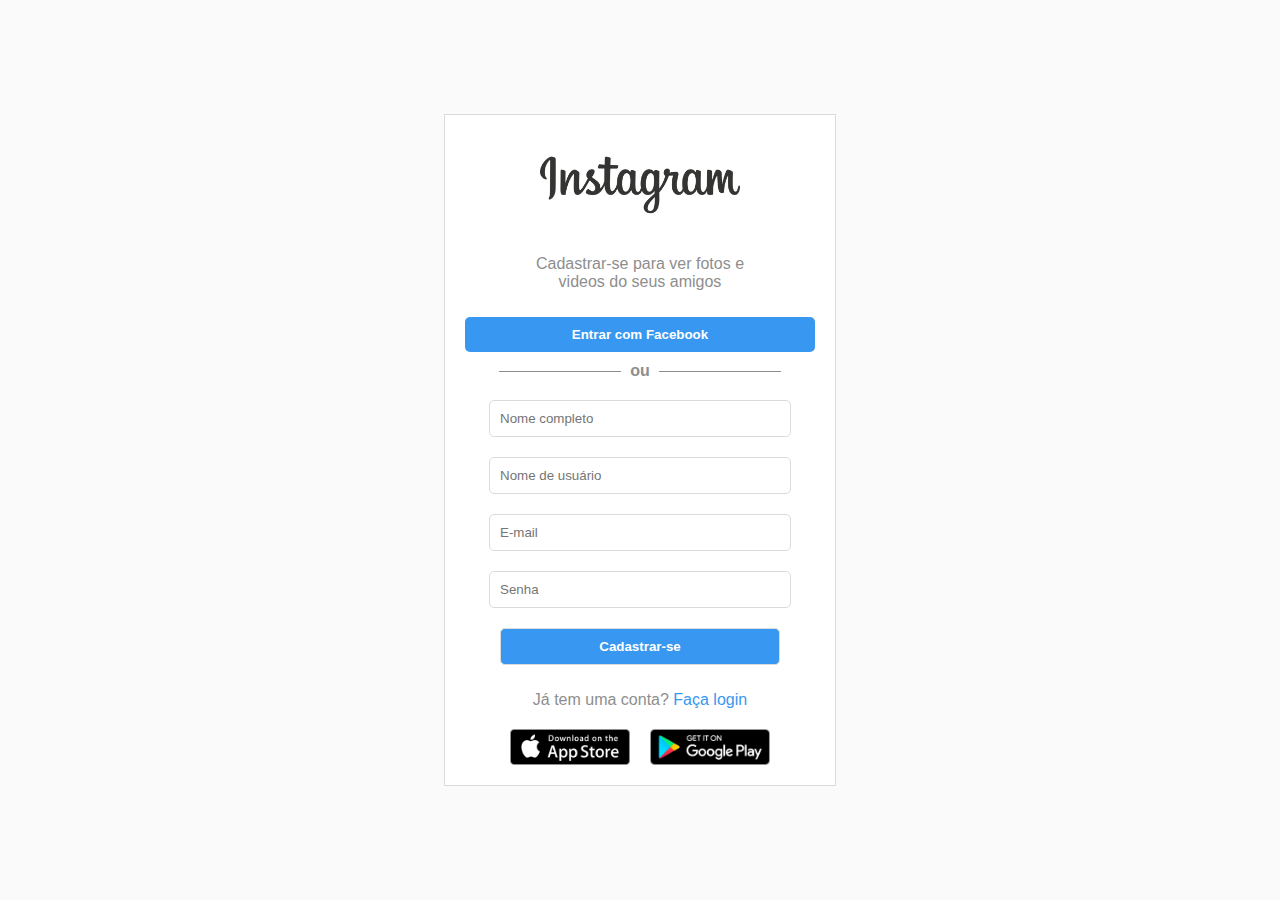
<file: cadastro.html>
<!DOCTYPE html>
<html lang="en">
<head>
    <meta charset="UTF-8">
    <meta name="viewport" content="width=device-width, initial-scale=1.0">
    <title>Cadastro</title>
    <link rel="stylesheet" href="estilo2.css">
</head>
<body>
    <div class="container">
        <div class="login-form">
            <img src="imagens/logo.png">
            <p>Cadastrar-se para ver fotos e<br> videos do seus amigos</p>
            <div class="cadastro-face">
                <button type="submit">Entrar com Facebook</button>
            </div>
            <div class="linha-horizontal">
                <div class="line"></div>
                <div class="fine">ou</div>
                <div class="line"></div> 
            </div>
            <form action="/cadastrar" method="post">
                <input type="text" name="nome_completo" placeholder="Nome completo" required>
                <input type="text" name="nome_usuario" placeholder="Nome de usuário" required>
                <input type="email" name="email" placeholder="E-mail" required>
                <input type="password" name="senha" placeholder="Senha" required>
                <input type="submit" value="Cadastrar-se">
            </form>
            <p>Já tem uma conta? <a href="/login" class="login-link">Faça login</a></p>
        </div>
        <div class="store-links">
            <img src="imagens/appstore.png" alt="" class="download">
            <img src="imagens/googleplay.png" alt="" class="download">

        </div>
    </div>
    </div>
    
</body>
</html>
</file>
<file: estilo2.css>
body {
    font-family: Arial, sans-serif;
    background-color: #fafafa;
    display: flex;
    justify-content: center;
    align-items: center;
    height: 100vh;
    margin: 0;
}
.container {
    background-color: #fff;
    border: 1px solid #dbdbdb;
    padding: 20px;
    width: 350px;
    text-align: center;
}
.container h1 {
    font-size: 2em;
    margin-bottom: 20px;
    
}
input[type="text"], input[type="email"], input[type="password"], input[type="submit"] {
    width: 80%;
    padding: 10px;
    margin: 10px 0;
    border: 1px solid #dbdbdb;
    border-radius: 5px;
}
input[type="submit"] {
    background-color: #3897f0;
    color: #fff;
    font-weight: bold;
    cursor: pointer;
}
input[type="submit"]:hover {
    background-color: #287acb;
}
p {
    color: #8e8e8e;
}
.login-link {
    color: #3897f0;
    text-decoration: none;
}

.login-form img{
    width: 200px;
 
}

button{
    width: 100%;
    padding: 10px;
    background-color: #3897f0;
    color: white;
    border: none;
    border-radius: 5px;
    font-weight: bold;
    cursor: pointer;
    margin-top: 10px;
}

.linha-horizontal{
    display: flex;
    justify-content: center;
    align-items: center;
    margin: 10px 0px;

}


.line{
    height: 1px;
    background-color: #8e8e8e; 
    width: 35%;
}

.fine{
color: #8e8e8e;
font-weight: bold;
margin: 0 2.5%;
}

.store-links{
    display: flex;
    justify-content: center;
    margin-top: 20px;
}

.store-links img{
    width: 120px;
    margin: 0 10px;
}
</file>
